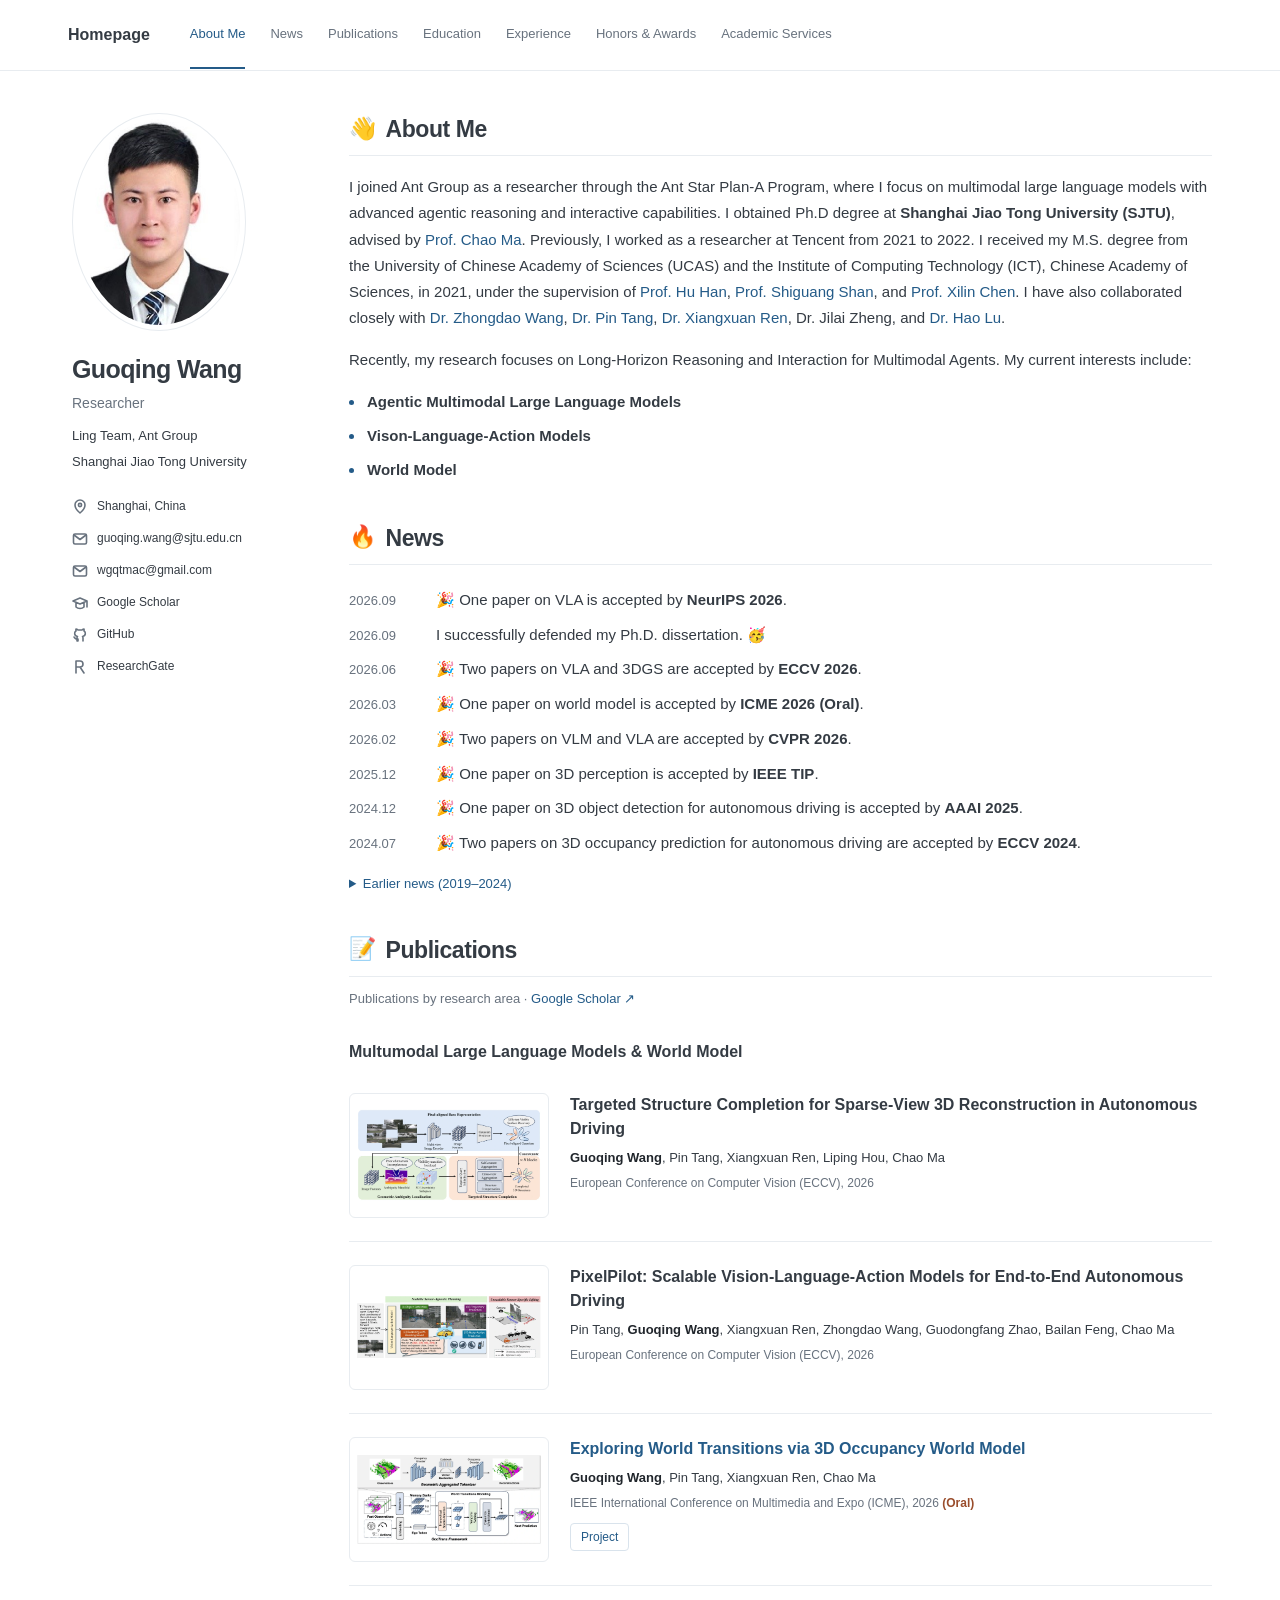
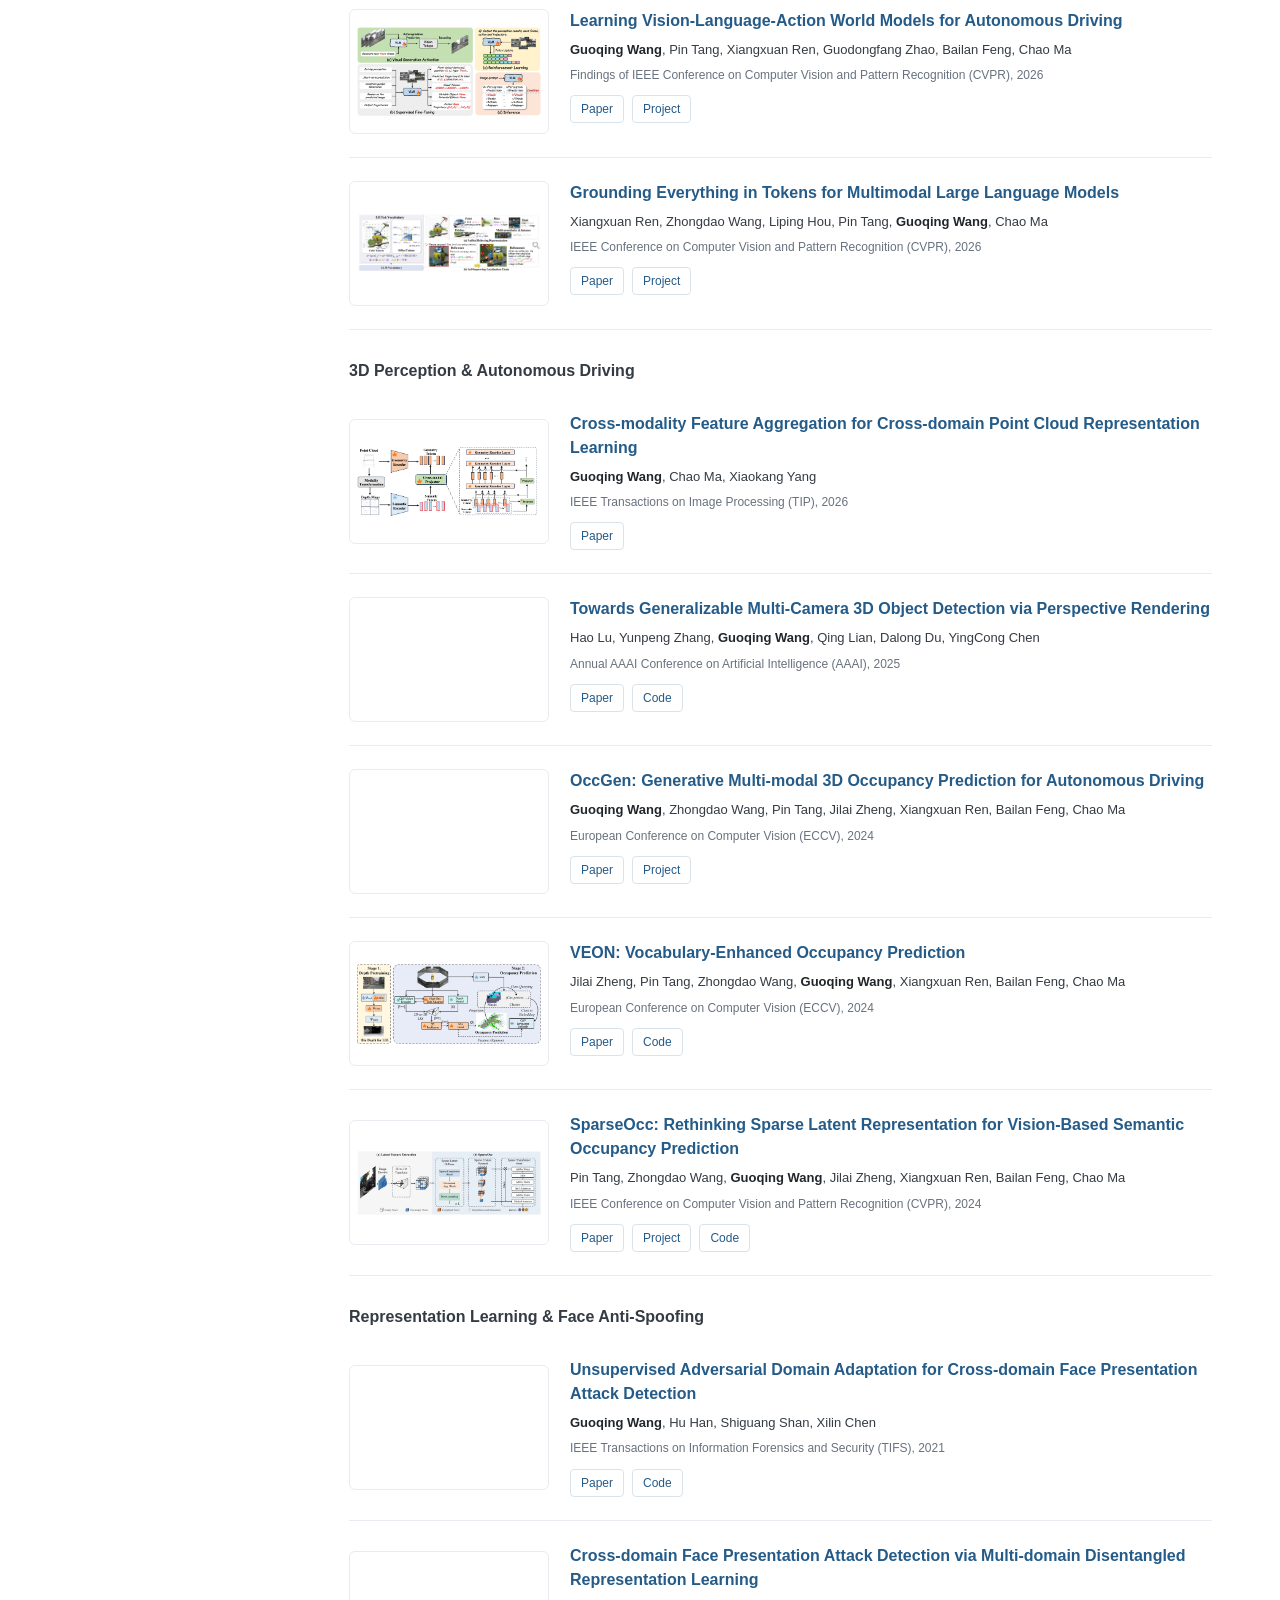
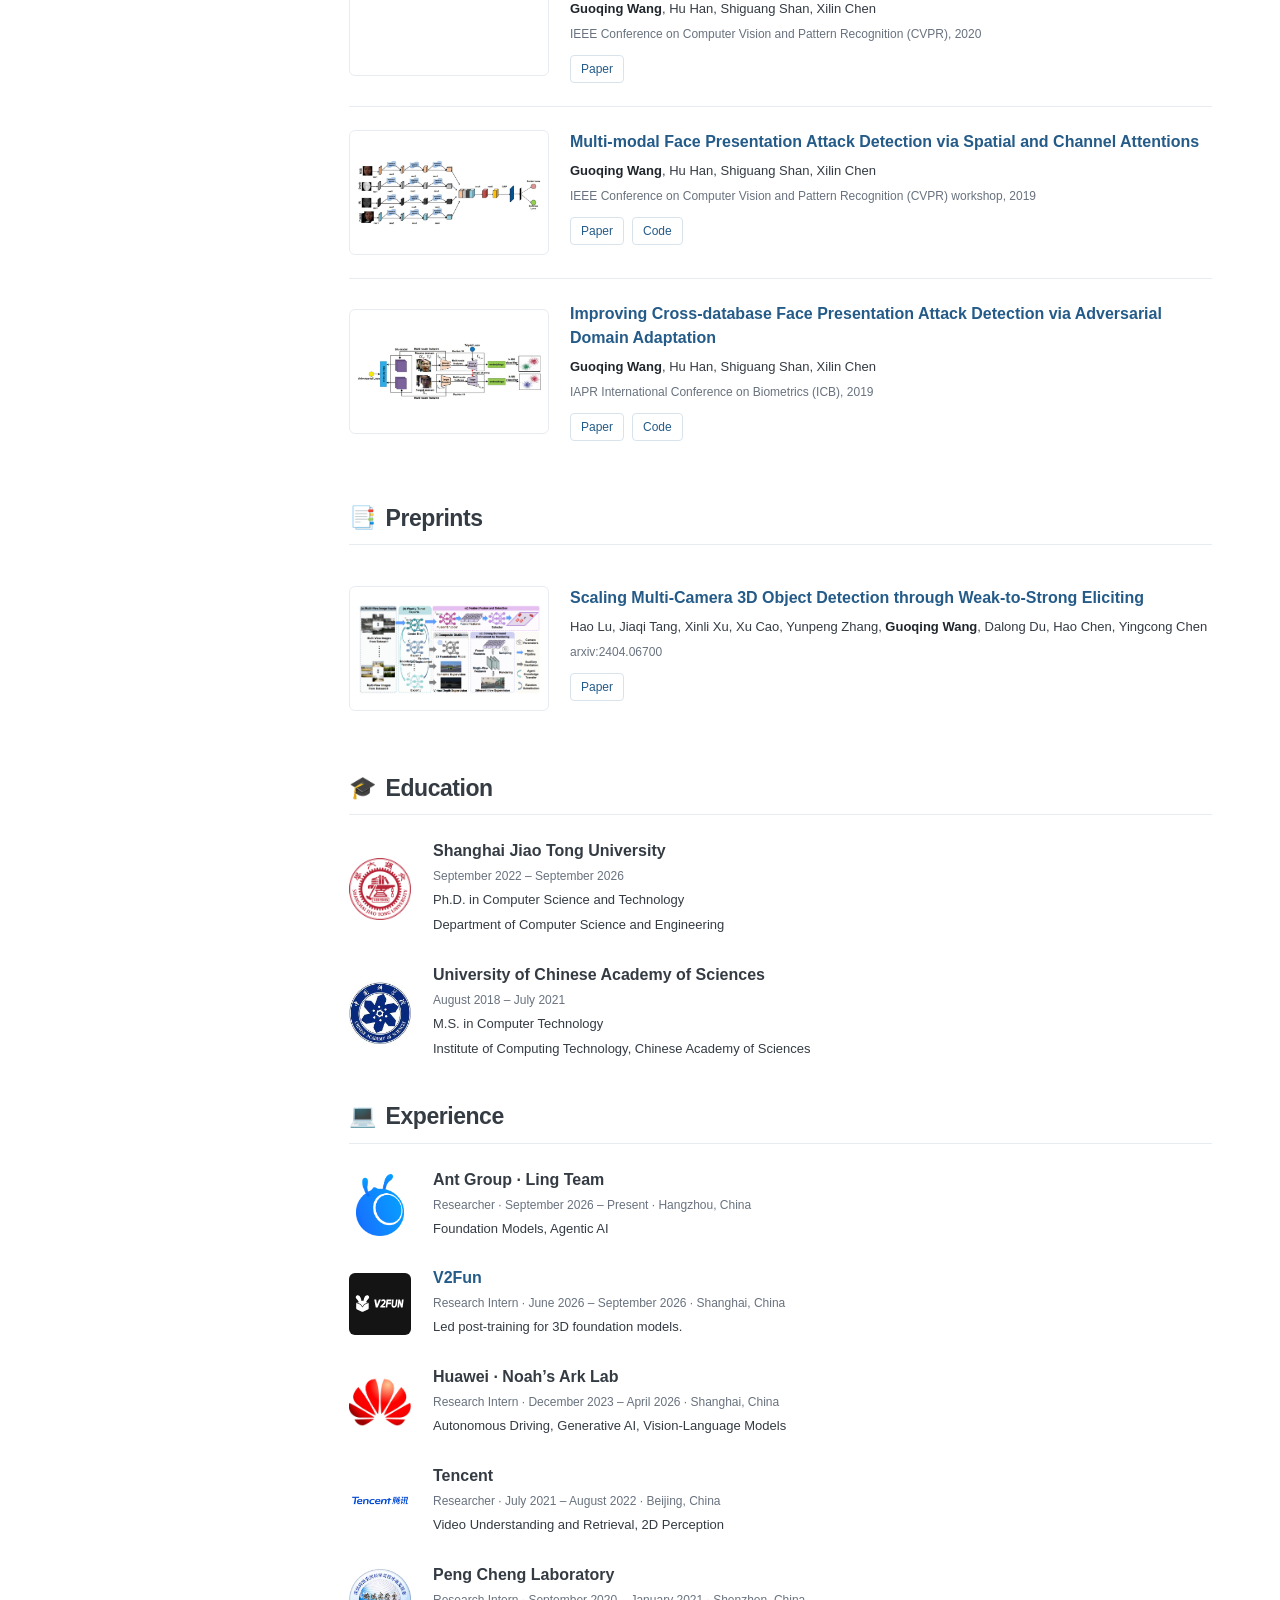
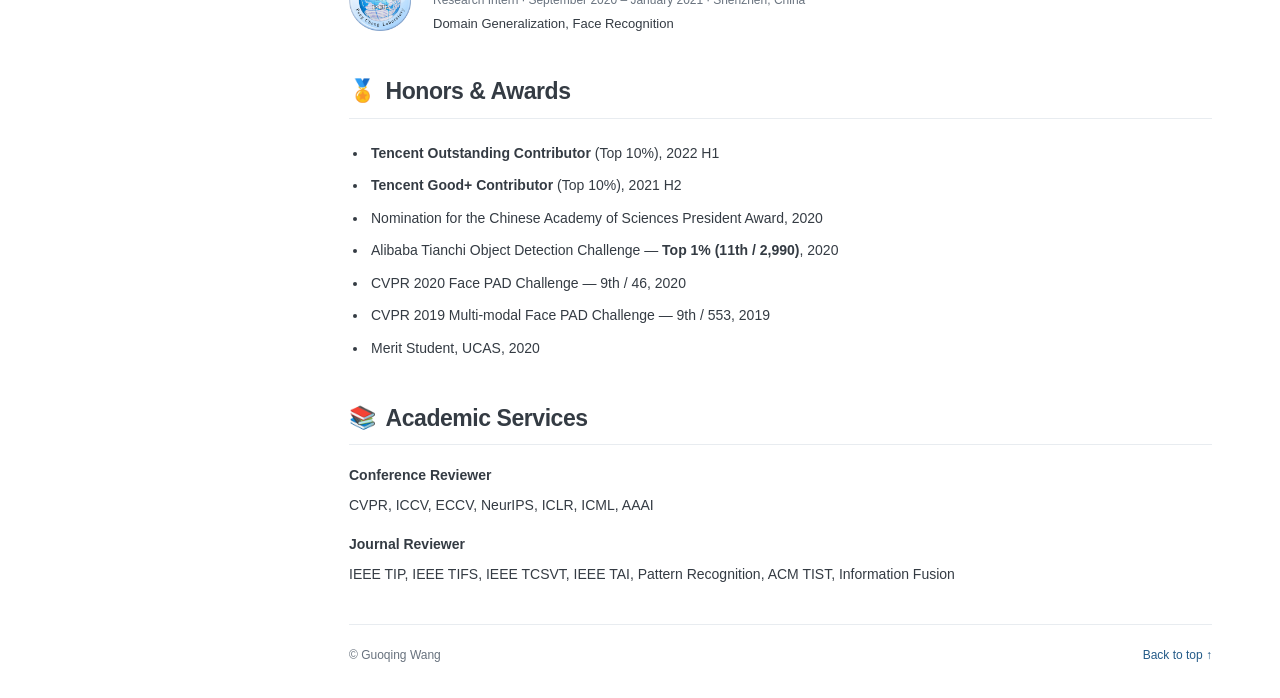
<file: index.html>
<!DOCTYPE html>
<html lang="en">
<head>
  <meta charset="utf-8">
  <meta name="viewport" content="width=device-width, initial-scale=1">
  <title>Guoqing Wang | Shanghai Jiao Tong University</title>
  <meta name="description" content="Guoqing Wang, Ph.D. candidate at Shanghai Jiao Tong University. Research in generative AI, world models, multimodal learning, and 3D perception for autonomous driving.">
  <meta name="theme-color" content="#ffffff">
  <link rel="canonical" href="https://wgqtmac.github.io/">
  <meta property="og:type" content="website">
  <meta property="og:title" content="Guoqing Wang — Academic Homepage">
  <meta property="og:description" content="Generative AI · World Models · Multimodal Learning · 3D Perception">
  <meta property="og:url" content="https://wgqtmac.github.io/">
  <meta property="og:image" content="https://wgqtmac.github.io/imgs/GuoqingWang.jpg">
  <link rel="icon" href="assets/favicon.svg" type="image/svg+xml">
  <link rel="stylesheet" href="assets/css/style.css">
  <script src="assets/js/main.js" defer></script>
</head>
<body id="top">
  <a class="skip-link" href="#main-content">Skip to content</a>
  <header class="masthead">
    <nav class="navigation" aria-label="Main navigation">
      <a class="home-link" href="#top">Homepage</a>
      <ul class="nav-links">
        <li><a href="#Biograph">About Me</a></li>
        <li><a href="#News">News</a></li>
        <li><a href="#Publication">Publications</a></li>
        <li><a href="#Education">Education</a></li>
        <li><a href="#experience">Experience</a></li>
        <li><a href="#Honors_awards">Honors &amp; Awards</a></li>
        <li><a href="#Services">Academic Services</a></li>
      </ul>
    </nav>
  </header>
  <div class="page-layout">
    <aside class="profile" aria-label="About Guoqing Wang">
      <img class="portrait" src="imgs/GuoqingWang.jpg" alt="Guoqing Wang" width="295" height="413" fetchpriority="high">
      <div class="profile-bio">
        <h1>Guoqing Wang</h1>
        <p class="role">Researcher</p>
        <p class="affiliation"><strong>Ling Team, Ant Group</strong>Shanghai Jiao Tong University</p>
      </div>
      <ul class="contact-list">
        <li><svg class="icon" viewBox="0 0 16 16" aria-hidden="true"><path d="M13 6c0 4-5 8-5 8S3 10 3 6a5 5 0 0 1 10 0Z"/><circle cx="8" cy="6" r="1.6"/></svg><span>Shanghai, China</span></li>
        <li><svg class="icon" viewBox="0 0 16 16" aria-hidden="true"><rect x="1.5" y="3" width="13" height="10" rx="1.5"/><path d="m2 4 6 4.5L14 4"/></svg><a href="mailto:guoqing.wang@sjtu.edu.cn">guoqing.wang@sjtu.edu.cn</a></li>
        <li><svg class="icon" viewBox="0 0 16 16" aria-hidden="true"><rect x="1.5" y="3" width="13" height="10" rx="1.5"/><path d="m2 4 6 4.5L14 4"/></svg><a href="mailto:wgqtmac@gmail.com">wgqtmac@gmail.com</a></li>
        <li><svg class="icon" viewBox="0 0 16 16" aria-hidden="true"><path d="m1 6 7-3 7 3-7 3-7-3Zm3 2v4c2 2 6 2 8 0V8M15 6v6"/></svg><a href="https://scholar.google.com/citations?user=7KCoZK4AAAAJ&amp;hl=en">Google Scholar</a></li>
        <li><svg class="icon" viewBox="0 0 16 16" aria-hidden="true"><path d="M6 14v-2c-3 .5-3-1-4-2m9 4v-3c0-1-.5-1.5-.5-1.5C14 9 14 5 12 4c.2-1 0-2 0-2-1 0-2 1-2 1H6S5 2 4 2c0 0-.2 1 0 2-2 1-2 5 1.5 5.5 0 0-.5.5-.5 1.5v3"/></svg><a href="https://github.com/wgqtmac">GitHub</a></li>
        <li><svg class="icon" viewBox="0 0 16 16" aria-hidden="true"><path d="M4 14V2h4a3 3 0 0 1 0 6H4m4 0 4 6"/></svg><a href="https://www.researchgate.net/profile/Guoqing_Wang6">ResearchGate</a></li>
      </ul>
    </aside>
    <main id="main-content">
      <section id="Biograph" aria-labelledby="about-heading">
        <h2 class="section-heading" id="about-heading"><span aria-hidden="true">👋</span> About Me</h2>
        <p>I joined Ant Group as a researcher through the Ant Star Plan-A Program, where I focus on multimodal large language models with advanced agentic reasoning and interactive capabilities. I obtained Ph.D degree at <strong>Shanghai Jiao Tong University (SJTU)</strong>,
          advised by <a href="https://vision.sjtu.edu.cn/">Prof. Chao Ma</a>. Previously, I worked as a researcher at Tencent from 2021 to 2022. I received my M.S. degree from the University of Chinese Academy of Sciences (UCAS) and the Institute of Computing Technology (ICT),
          Chinese Academy of Sciences, in 2021, under the supervision of <a href="http://vipl.ict.ac.cn/people/~hhan">Prof. Hu Han</a>, <a href="http://vipl.ict.ac.cn/people/sgshan/">Prof. Shiguang Shan</a>, and <a href="http://vipl.ict.ac.cn/people/xlchen/">Prof. Xilin Chen</a>.
          I have also collaborated closely with <a href="https://zhongdao.github.io/">Dr. Zhongdao Wang</a>, <a href="https://scholar.google.com/citations?user=au87GKsAAAAJ&amp;hl=en">Dr. Pin Tang</a>, <a href="https://scholar.google.com/citations?user=P20Rk5oAAAAJ&amp;hl=en">Dr.
            Xiangxuan Ren</a>, Dr. Jilai Zheng, and <a href="https://scholar.google.com/citations?user=OrbGCGkAAAAJ&amp;hl=zh-CN">Dr. Hao Lu</a>.</p>
        <p>Recently, my research focuses on Long-Horizon Reasoning and Interaction for Multimodal Agents. My current interests include:</p>
        <ul class="research-interests">
          <li><strong>Agentic Multimodal Large Language Models</strong></li>
          <li><strong>Vison-Language-Action Models</strong></li>
          <li><strong>World Model</strong></li>
        </ul>
      </section>
      <section id="News" aria-labelledby="news-heading">
        <h2 class="section-heading" id="news-heading"><span aria-hidden="true">🔥</span> News</h2>
        <ul class="news-list">
          <li><time datetime="2026-06">2026.09</time><div><span aria-hidden="true">🎉</span> One paper on VLA is accepted by <strong>NeurIPS 2026</strong>.</div></li>
          <li><time datetime="2026-06">2026.09</time><div>I successfully defended my Ph.D. dissertation. <span aria-hidden="true">🥳</span></div></li>
          <li><time datetime="2026-06">2026.06</time><div><span aria-hidden="true">🎉</span> Two papers on VLA and 3DGS are accepted by <strong>ECCV 2026</strong>.</div></li>
          <li><time datetime="2026-03">2026.03</time><div><span aria-hidden="true">🎉</span> One paper on world model is accepted by <strong>ICME 2026 (Oral)</strong>.</div></li>
          <li><time datetime="2026-02">2026.02</time><div><span aria-hidden="true">🎉</span> Two papers on VLM and VLA are accepted by <strong>CVPR 2026</strong>.</div></li>
          <li><time datetime="2025-12">2025.12</time><div><span aria-hidden="true">🎉</span> One paper on 3D perception is accepted by <strong>IEEE TIP</strong>.</div></li>
          <li><time datetime="2024-12">2024.12</time><div><span aria-hidden="true">🎉</span> One paper on 3D object detection for autonomous driving is accepted by <strong>AAAI 2025</strong>.</div></li>
          <li><time datetime="2024-07">2024.07</time><div><span aria-hidden="true">🎉</span> Two papers on 3D occupancy prediction for autonomous driving are accepted by <strong>ECCV 2024</strong>.</div></li>
        </ul>
        <details class="news-archive">
          <summary>Earlier news (2019–2024)</summary>
          <ul class="news-list">
          <li><time datetime="2024-02">2024.02</time><div><span aria-hidden="true">🎉</span> One paper on 3D occupancy prediction for autonomous driving is accepted by <strong>CVPR 2024</strong>.</div></li>
          <li><time datetime="2023-11">2023.11</time><div>We rank first on the nuScenes occupancy prediction leaderboard (MetaGOD). <span aria-hidden="true">🏆</span></div></li>
          <li><time datetime="2022-08">2022.08</time><div>I will pursue my Ph.D. degree at Shanghai Jiao Tong University. <span aria-hidden="true">🎓</span></div></li>
          <li><time datetime="2021-10">2021.10</time><div><span aria-hidden="true">🎤</span> We are invited to give a talk in Valse Webinar <a href="https://www.bilibili.com/video/BV1ZQ4y1S7KG?spm_id_from=333.999.0.0">[video]</a>.</div></li>
          <li><time datetime="2021-06">2021.06</time><div>I will work at Tencent as an algorithm researcher. <span aria-hidden="true">🥳</span></div></li>
          <li><time datetime="2020-06">2020.06</time><div><span aria-hidden="true">🎉</span> One paper on cross-domain face presentation attack detection (PAD) is accepted by IEEE T-IFS.</div></li>
          <li><time datetime="2020-04">2020.04</time><div>We receive the 11th place (Top 1%) of Alibaba Tianchi Object Detection challenge. <span aria-hidden="true">🏅</span></div></li>
          <li><time datetime="2020-02">2020.02</time><div><span aria-hidden="true">🎉</span> One paper on cross-domain face presentation attack detection (PAD) is accepted by CVPR 2020.</div></li>
          <li><time datetime="2019-04">2019.04</time><div><span aria-hidden="true">🎉</span> One paper on multi-modal face anti-spoofing is accepted by CVPR 2019 workshop.</div></li>
          <li><time datetime="2019-03">2019.03</time><div><span aria-hidden="true">🎉</span> One paper on cross-domain face presentation attack detection (PAD) is accepted by ICB 2019.</div></li>
          </ul>
        </details>
      </section>
      <section id="Publication" aria-labelledby="publications-heading">
        <h2 class="section-heading" id="publications-heading"><span aria-hidden="true">📝</span> Publications</h2>
        <p class="section-note">Publications by research area · <a href="https://scholar.google.com/citations?user=7KCoZK4AAAAJ&amp;hl=en">Google Scholar ↗</a></p>
        <h3 class="publication-group">Multumodal Large Language Models &amp; World Model</h3>
        <article class="publication">
          <a class="publication-preview" href="imgs/publications/focusgs-overview.webp" target="_blank" rel="noopener" aria-label="View FocusGS pipeline (opens in a new tab)">
            <img src="imgs/publications/focusgs-overview.webp" alt="FocusGS pipeline" width="1180" height="586" loading="lazy" decoding="async">
          </a>
          <div>
            <h4>Targeted Structure Completion for Sparse-View 3D Reconstruction in Autonomous Driving</h4>
            <p class="authors"><strong>Guoqing Wang</strong>, Pin Tang, Xiangxuan Ren, Liping Hou, Chao Ma</p>
            <p class="venue-name">European Conference on Computer Vision (ECCV), 2026</p>

          </div>
        </article>
        <article class="publication">
          <a class="publication-preview" href="imgs/publications/pixelpilot-overview.webp" target="_blank" rel="noopener" aria-label="View PixelPilot planning and lifting overview (opens in a new tab)">
            <img src="imgs/publications/pixelpilot-overview.webp" alt="PixelPilot planning and lifting overview" width="1200" height="407" loading="lazy" decoding="async">
          </a>
          <div>
            <h4>PixelPilot: Scalable Vision-Language-Action Models for End-to-End Autonomous Driving</h4>
            <p class="authors">Pin Tang, <strong>Guoqing Wang</strong>, Xiangxuan Ren, Zhongdao Wang, Guodongfang Zhao, Bailan Feng, Chao Ma</p>
            <p class="venue-name">European Conference on Computer Vision (ECCV), 2026</p>

          </div>
        </article>
        <article class="publication">
          <a class="publication-preview" href="imgs/publications/occtrans-overview.webp" target="_blank" rel="noopener" aria-label="View OccTrans framework overview (opens in a new tab)">
            <img src="imgs/publications/occtrans-overview.webp" alt="OccTrans framework overview" width="1200" height="581" loading="lazy" decoding="async">
          </a>
          <div>
            <h4><a href="https://occtrans.github.io">Exploring World Transitions via 3D Occupancy World Model</a></h4>
            <p class="authors"><strong>Guoqing Wang</strong>, Pin Tang, Xiangxuan Ren, Chao Ma</p>
            <p class="venue-name">IEEE International Conference on Multimedia and Expo (ICME), 2026 <strong class="oral-note">(Oral)</strong></p>
            <div class="paper-links"><a href="https://occtrans.github.io">Project</a></div>
          </div>
        </article>
        <article class="publication">
          <a class="publication-preview" href="imgs/publications/vlaworld-overview.webp" target="_blank" rel="noopener" aria-label="View VLA-World training and inference overview (opens in a new tab)">
            <img src="imgs/publications/vlaworld-overview.webp" alt="VLA-World training and inference overview" width="1200" height="580" loading="lazy" decoding="async">
          </a>
          <div>
            <h4><a href="https://arxiv.org/pdf/2604.09059">Learning Vision-Language-Action World Models for Autonomous Driving</a></h4>
            <p class="authors"><strong>Guoqing Wang</strong>, Pin Tang, Xiangxuan Ren, Guodongfang Zhao, Bailan Feng, Chao Ma</p>
            <p class="venue-name">Findings of IEEE Conference on Computer Vision and Pattern Recognition (CVPR), 2026</p>
            <div class="paper-links"><a href="https://arxiv.org/pdf/2604.09059">Paper</a><a href="https://vlaworld.github.io">Project</a></div>
          </div>
        </article>
        <article class="publication">
          <a class="publication-preview" href="imgs/publications/GETok.png" target="_blank" rel="noopener" aria-label="View GETok overview (opens in a new tab)">
            <img src="imgs/publications/GETok.png" alt="GETok overview" width="1848" height="596" loading="lazy" decoding="async">
          </a>
          <div>
            <h4><a href="https://arxiv.org/pdf/2512.10554">Grounding Everything in Tokens for Multimodal Large Language Models</a></h4>
            <p class="authors">Xiangxuan Ren, Zhongdao Wang, Liping Hou, Pin Tang, <strong>Guoqing Wang</strong>, Chao Ma</p>
            <p class="venue-name">IEEE Conference on Computer Vision and Pattern Recognition (CVPR), 2026</p>
            <div class="paper-links"><a href="https://arxiv.org/pdf/2512.10554">Paper</a><a href="https://getokpage.github.io">Project</a></div>
          </div>
        </article>
        <h3 class="publication-group">3D Perception &amp; Autonomous Driving</h3>
        <article class="publication">
          <a class="publication-preview" href="imgs/publications/TIP-3DCFA.png" target="_blank" rel="noopener" aria-label="View 3D-CFA framework (opens in a new tab)">
            <img src="imgs/publications/TIP-3DCFA.png" alt="3D-CFA cross-modality feature aggregation framework" width="1146" height="478" loading="lazy" decoding="async">
          </a>
          <div>
            <h4><a href="https://ieeexplore.ieee.org/document/11319338">Cross-modality Feature Aggregation for Cross-domain Point Cloud Representation Learning</a></h4>
            <p class="authors"><strong>Guoqing Wang</strong>, Chao Ma, Xiaokang Yang</p>
            <p class="venue-name">IEEE Transactions on Image Processing (TIP), 2026</p>
            <div class="paper-links"><a href="https://ieeexplore.ieee.org/document/11319338">Paper</a></div>
          </div>
        </article>
        <article class="publication">
          <a class="publication-preview" href="imgs/publications/generalizable-overview.webp" target="_blank" rel="noopener" aria-label="View Generalizable-BEV framework (opens in a new tab)">
            <img src="imgs/publications/generalizable-overview.webp" alt="Generalizable-BEV perspective rendering framework" width="1200" height="469" loading="lazy" decoding="async">
          </a>
          <div>
            <h4><a href="https://ojs.aaai.org/index.php/AAAI/article/view/32620">Towards Generalizable Multi-Camera 3D Object Detection via Perspective Rendering</a></h4>
            <p class="authors">Hao Lu, Yunpeng Zhang, <strong>Guoqing Wang</strong>, Qing Lian, Dalong Du, YingCong Chen</p>
            <p class="venue-name">Annual AAAI Conference on Artificial Intelligence (AAAI), 2025</p>
            <div class="paper-links"><a href="https://ojs.aaai.org/index.php/AAAI/article/view/32620">Paper</a><a href="https://github.com/EnVision-Research/Generalizable-BEV">Code</a></div>
          </div>
        </article>
        <article class="publication">
          <a class="publication-preview" href="imgs/publications/occgen-overview.webp" target="_blank" rel="noopener" aria-label="View OccGen encoder-decoder framework (opens in a new tab)">
            <img src="imgs/publications/occgen-overview.webp" alt="OccGen encoder-decoder framework" width="1200" height="409" loading="lazy" decoding="async">
          </a>
          <div>
            <h4><a href="https://arxiv.org/pdf/2404.15014">OccGen: Generative Multi-modal 3D Occupancy Prediction for Autonomous Driving</a></h4>
            <p class="authors"><strong>Guoqing Wang</strong>, Zhongdao Wang, Pin Tang, Jilai Zheng, Xiangxuan Ren, Bailan Feng, Chao Ma</p>
            <p class="venue-name">European Conference on Computer Vision (ECCV), 2024</p>
            <div class="paper-links"><a href="https://arxiv.org/pdf/2404.15014">Paper</a><a href="https://occgen-ad.github.io/">Project</a></div>
          </div>
        </article>
        <article class="publication">
          <a class="publication-preview" href="imgs/publications/veon-overview.webp" target="_blank" rel="noopener" aria-label="View VEON framework overview (opens in a new tab)">
            <img src="imgs/publications/veon-overview.webp" alt="VEON framework overview" width="1200" height="517" loading="lazy" decoding="async">
          </a>
          <div>
            <h4><a href="https://arxiv.org/pdf/2407.12294">VEON: Vocabulary-Enhanced Occupancy Prediction</a></h4>
            <p class="authors">Jilai Zheng, Pin Tang, Zhongdao Wang, <strong>Guoqing Wang</strong>, Xiangxuan Ren, Bailan Feng, Chao Ma</p>
            <p class="venue-name">European Conference on Computer Vision (ECCV), 2024</p>
            <div class="paper-links"><a href="https://arxiv.org/pdf/2407.12294">Paper</a><a href="https://github.com/VISION-SJTU/VEON">Code</a></div>
          </div>
        </article>
        <article class="publication">
          <a class="publication-preview" href="imgs/publications/sparseocc-overview.webp" target="_blank" rel="noopener" aria-label="View SparseOcc framework overview (opens in a new tab)">
            <img src="imgs/publications/sparseocc-overview.webp" alt="SparseOcc framework overview" width="1200" height="418" loading="lazy" decoding="async">
          </a>
          <div>
            <h4><a href="https://openaccess.thecvf.com/content/CVPR2024/papers/Tang_SparseOcc_Rethinking_Sparse_Latent_Representation_for_Vision-Based_Semantic_Occupancy_Prediction_CVPR_2024_paper.pdf">SparseOcc: Rethinking Sparse Latent Representation for Vision-Based Semantic Occupancy Prediction</a></h4>
            <p class="authors">Pin Tang, Zhongdao Wang, <strong>Guoqing Wang</strong>, Jilai Zheng, Xiangxuan Ren, Bailan Feng, Chao Ma</p>
            <p class="venue-name">IEEE Conference on Computer Vision and Pattern Recognition (CVPR), 2024</p>
            <div class="paper-links"><a href="https://openaccess.thecvf.com/content/CVPR2024/papers/Tang_SparseOcc_Rethinking_Sparse_Latent_Representation_for_Vision-Based_Semantic_Occupancy_Prediction_CVPR_2024_paper.pdf">Paper</a><a href="https://pintang1999.github.io/sparseocc.html">Project</a><a href="https://github.com/VISION-SJTU/SparseOcc">Code</a></div>
          </div>
        </article>
        <h3 class="publication-group">Representation Learning &amp; Face Anti-Spoofing</h3>
        <article class="publication">
          <a class="publication-preview" href="imgs/publications/dr-uda-overview.webp" target="_blank" rel="noopener" aria-label="View DR-UDA framework overview (opens in a new tab)">
            <img src="imgs/publications/dr-uda-overview.webp" alt="DR-UDA framework overview" width="1200" height="628" loading="lazy" decoding="async">
          </a>
          <div>
            <h4><a href="https://ieeexplore.ieee.org/document/9116802">Unsupervised Adversarial Domain Adaptation for Cross-domain Face Presentation Attack Detection</a></h4>
            <p class="authors"><strong>Guoqing Wang</strong>, Hu Han, Shiguang Shan, Xilin Chen</p>
            <p class="venue-name">IEEE Transactions on Information Forensics and Security (TIFS), 2021</p>
            <div class="paper-links"><a href="https://ieeexplore.ieee.org/document/9116802">Paper</a><a href="https://github.com/wgqtmac/DR-UDA">Code</a></div>
          </div>
        </article>
        <article class="publication">
          <a class="publication-preview" href="imgs/publications/cvpr2020-overview.webp" target="_blank" rel="noopener" aria-label="View Multi-domain disentangled representation learning overview (opens in a new tab)">
            <img src="imgs/publications/cvpr2020-overview.webp" alt="Multi-domain disentangled representation learning overview" width="1127" height="455" loading="lazy" decoding="async">
          </a>
          <div>
            <h4><a href="https://openaccess.thecvf.com/content_CVPR_2020/papers/Wang_Cross-Domain_Face_Presentation_Attack_Detection_via_Multi-Domain_Disentangled_Representation_Learning_CVPR_2020_paper.pdf">Cross-domain Face Presentation Attack Detection via Multi-domain Disentangled Representation Learning</a></h4>
            <p class="authors"><strong>Guoqing Wang</strong>, Hu Han, Shiguang Shan, Xilin Chen</p>
            <p class="venue-name">IEEE Conference on Computer Vision and Pattern Recognition (CVPR), 2020</p>
            <div class="paper-links"><a href="https://openaccess.thecvf.com/content_CVPR_2020/papers/Wang_Cross-Domain_Face_Presentation_Attack_Detection_via_Multi-Domain_Disentangled_Representation_Learning_CVPR_2020_paper.pdf">Paper</a></div>
          </div>
        </article>
        <article class="publication">
          <a class="publication-preview" href="imgs/publications/cvprw2019-overview.webp" target="_blank" rel="noopener" aria-label="View Multi-modal face PAD framework with spatial and channel attention (opens in a new tab)">
            <img src="imgs/publications/cvprw2019-overview.webp" alt="Multi-modal face PAD framework with spatial and channel attention" width="1200" height="428" loading="lazy" decoding="async">
          </a>
          <div>
            <h4><a href="https://openaccess.thecvf.com/content_CVPRW_2019/papers/CFS/Wang_Multi-Modal_Face_Presentation_Attack_Detection_via_Spatial_and_Channel_Attentions_CVPRW_2019_paper.pdf">Multi-modal Face Presentation Attack Detection via Spatial and Channel Attentions</a></h4>
            <p class="authors"><strong>Guoqing Wang</strong>, Hu Han, Shiguang Shan, Xilin Chen</p>
            <p class="venue-name">IEEE Conference on Computer Vision and Pattern Recognition (CVPR) workshop, 2019</p>
            <div class="paper-links"><a href="https://openaccess.thecvf.com/content_CVPRW_2019/papers/CFS/Wang_Multi-Modal_Face_Presentation_Attack_Detection_via_Spatial_and_Channel_Attentions_CVPRW_2019_paper.pdf">Paper</a><a href="https://github.com/wgqtmac/MultiModalPAD">Code</a></div>
          </div>
        </article>
        <article class="publication">
          <a class="publication-preview" href="imgs/publications/icb2019-overview.webp" target="_blank" rel="noopener" aria-label="View Adversarial domain adaptation framework for face PAD (opens in a new tab)">
            <img src="imgs/publications/icb2019-overview.webp" alt="Adversarial domain adaptation framework for face PAD" width="1200" height="370" loading="lazy" decoding="async">
          </a>
          <div>
            <h4><a href="https://ieeexplore.ieee.org/document/8987254">Improving Cross-database Face Presentation Attack Detection via Adversarial Domain Adaptation</a></h4>
            <p class="authors"><strong>Guoqing Wang</strong>, Hu Han, Shiguang Shan, Xilin Chen</p>
            <p class="venue-name">IAPR International Conference on Biometrics (ICB), 2019</p>
            <div class="paper-links"><a href="https://ieeexplore.ieee.org/document/8987254">Paper</a><a href="https://github.com/wgqtmac/DR-UDA">Code</a></div>
          </div>
        </article>

      </section>
      <section id="Preprints" aria-labelledby="preprints-heading">
        <h2 class="section-heading" id="preprints-heading"><span aria-hidden="true">📑</span> Preprints</h2>
        <article class="publication">
          <a class="publication-preview" href="imgs/publications/Scale-BEV.png" target="_blank" rel="noopener" aria-label="View Scale-BEV framework (opens in a new tab)">
            <img src="imgs/publications/Scale-BEV.png" alt="Scale-BEV weak-to-strong eliciting framework" width="1788" height="896" loading="lazy" decoding="async">
          </a>
          <div>
            <h3><a href="https://arxiv.org/abs/2404.06700">Scaling Multi-Camera 3D Object Detection through Weak-to-Strong Eliciting</a></h3>
            <p class="authors">Hao Lu, Jiaqi Tang, Xinli Xu, Xu Cao, Yunpeng Zhang, <strong>Guoqing Wang</strong>, Dalong Du, Hao Chen, Yingcong Chen</p>
            <p class="venue-name">arxiv:2404.06700</p>
            <div class="paper-links"><a href="https://arxiv.org/abs/2404.06700">Paper</a></div>
          </div>
        </article>
      </section>
      <section id="Education" aria-labelledby="education-heading">
        <h2 class="section-heading" id="education-heading"><span aria-hidden="true">🎓</span> Education</h2>
        <article class="experience-item">
          <img class="institution-logo" src="imgs/sjtu.png" alt="SJTU emblem" width="62" height="62" loading="lazy">
          <div><h3>Shanghai Jiao Tong University</h3><p class="dates">September 2022 – September 2026</p><p>Ph.D. in Computer Science and Technology</p><p>Department of Computer Science and Engineering</p></div>
        </article>
        <article class="experience-item">
          <img class="institution-logo" src="imgs/cas.png" alt="Chinese Academy of Sciences emblem" width="62" height="62" loading="lazy">
          <div><h3>University of Chinese Academy of Sciences</h3><p class="dates">August 2018 – July 2021</p><p>M.S. in Computer Technology</p><p>Institute of Computing Technology, Chinese Academy of Sciences</p></div>
        </article>
      </section>
      <section id="experience" aria-labelledby="experience-heading">
        <h2 class="section-heading" id="experience-heading"><span aria-hidden="true">💻</span> Experience</h2>
        <article class="experience-item">
          <img class="institution-logo" src="imgs/antgroup.png" alt="Ant Group logo" width="62" height="62" loading="lazy">
          <div><h3>Ant Group · Ling Team</h3><p class="dates">Researcher · September 2026 – Present · Hangzhou, China</p><p>Foundation Models, Agentic AI</p></div>
        </article>
        <article class="experience-item">
          <img class="institution-logo v2fun-logo" src="imgs/v2fun.svg" alt="V2Fun logo" width="62" height="62" loading="lazy">
          <div><h3><a href="https://v2fun.ai/">V2Fun</a></h3><p class="dates">Research Intern · June 2026 – September 2026 · Shanghai, China</p><p>Led post-training for 3D foundation models.</p></div>
        </article>
        <article class="experience-item">
          <img class="institution-logo" src="imgs/huawei.jpeg" alt="Huawei logo" width="62" height="62" loading="lazy">
          <div><h3>Huawei · Noah’s Ark Lab</h3><p class="dates">Research Intern · December 2023 – April 2026 · Shanghai, China</p><p>Autonomous Driving, Generative AI, Vision-Language Models</p></div>
        </article>
        <article class="experience-item">
          <img class="institution-logo" src="imgs/tencent.png" alt="Tencent logo" width="62" height="62" loading="lazy">
          <div><h3>Tencent</h3><p class="dates">Researcher · July 2021 – August 2022 · Beijing, China</p><p>Video Understanding and Retrieval, 2D Perception</p></div>
        </article>
        <article class="experience-item">
          <img class="institution-logo" src="imgs/pcl.png" alt="Peng Cheng Laboratory logo" width="62" height="62" loading="lazy">
          <div><h3>Peng Cheng Laboratory</h3><p class="dates">Research Intern · September 2020 – January 2021 · Shenzhen, China</p><p>Domain Generalization, Face Recognition</p></div>
        </article>
      </section>
      <section id="Honors_awards" aria-labelledby="honors-heading">
        <h2 class="section-heading" id="honors-heading"><span aria-hidden="true">🏅</span> Honors &amp; Awards</h2>
        <ul class="awards-list">
          <li><strong>Tencent Outstanding Contributor</strong> (Top 10%), 2022 H1</li>
          <li><strong>Tencent Good+ Contributor</strong> (Top 10%), 2021 H2</li>
          <li>Nomination for the Chinese Academy of Sciences President Award, 2020</li>
          <li>Alibaba Tianchi Object Detection Challenge — <strong>Top 1% (11th / 2,990)</strong>, 2020</li>
          <li>CVPR 2020 Face PAD Challenge — 9th / 46, 2020</li>
          <li>CVPR 2019 Multi-modal Face PAD Challenge — 9th / 553, 2019</li>
          <li>Merit Student, UCAS, 2020</li>
        </ul>
      </section>
      <section id="Services" aria-labelledby="services-heading">
        <h2 class="section-heading" id="services-heading"><span aria-hidden="true">📚</span> Academic Services</h2>
        <p class="service-line"><strong>Conference Reviewer</strong>CVPR, ICCV, ECCV, NeurIPS, ICLR, ICML, AAAI</p>
        <p class="service-line"><strong>Journal Reviewer</strong>IEEE TIP, IEEE TIFS, IEEE TCSVT, IEEE TAI, Pattern Recognition, ACM TIST, Information Fusion</p>
      </section>
      <footer class="footer"><span>© Guoqing Wang</span><a href="#top">Back to top ↑</a></footer>
    </main>
  </div>
</body>
</html>
</file>
<file: assets/css/style.css>
:root {
  color-scheme: light;
  --ink: #343b43;
  --muted: #68727e;
  --blue: #245b88;
  --line: #e8ecf0;
  --wash: #f4f7fa;
}
* { box-sizing: border-box; }
html { scroll-behavior: smooth; scroll-padding-top: 100px; }
body { margin: 0; background: #fff; color: var(--ink); font: 15px/1.75 -apple-system, BlinkMacSystemFont, "Segoe UI", Arial, sans-serif; -webkit-text-size-adjust: 100%; }
a { color: var(--blue); text-decoration: none; text-underline-offset: 3px; }
a:hover { text-decoration: underline; }
a:focus-visible, summary:focus-visible { outline: 2px solid var(--blue); outline-offset: 5px; border-radius: 2px; }
p { margin: 0 0 15px; }
strong { font-weight: 650; }
.skip-link { position: fixed; top: -100px; left: 16px; z-index: 10; padding: 10px 18px; background: #fff; border: 1px solid var(--blue); }
.skip-link:focus { top: 12px; }
.masthead { position: sticky; top: 0; z-index: 5; border-bottom: 1px solid var(--line); background: #fff; }
.navigation { max-width: 1200px; min-height: 70px; padding: 0 28px; margin: auto; display: flex; align-items: center; gap: 40px; }
.home-link { color: var(--ink); font-size: 16px; font-weight: 700; flex-shrink: 0; }
.nav-links { display: flex; flex-wrap: wrap; gap: 8px 25px; margin: 0; padding: 0; list-style: none; }
.nav-links a { display: inline-block; padding: 22px 0; color: var(--muted); font-size: 13px; border-bottom: 2px solid transparent; }
.nav-links a:hover, .nav-links a[aria-current="location"] { color: var(--blue); border-color: var(--blue); text-decoration: none; }
.page-layout { display: grid; grid-template-columns: 225px minmax(0, 1fr); gap: 56px; max-width: 1200px; margin: 0 auto; padding: 42px 28px 0; }
.profile { position: sticky; top: 108px; align-self: start; padding: 0 4px; }
.portrait { display: block; width: 174px; height: 218px; object-fit: cover; border: 1px solid var(--line); border-radius: 50%; padding: 5px; margin: 0 0 22px; }
.profile h1 { margin: 0 0 5px; font-size: 25px; line-height: 1.3; letter-spacing: -.6px; }
.profile .role { font-size: 14px; margin-bottom: 10px; color: var(--muted); }
.affiliation { font-size: 13px; line-height: 1.7; margin-bottom: 23px; }
.affiliation strong { display: block; font-weight: 500; margin-bottom: 4px; }
.contact-list { padding: 0; margin: 0; list-style: none; font-size: 12px; }
.contact-list li { display: flex; align-items: center; gap: 9px; margin: 11px 0; }
.contact-list a { color: var(--ink); overflow-wrap: anywhere; }
.icon { width: 16px; height: 16px; flex: 0 0 16px; fill: none; stroke: currentColor; stroke-width: 1.6; stroke-linecap: round; stroke-linejoin: round; color: var(--muted); }
main { min-width: 0; }
section { margin: 0 0 38px; }
.section-heading { display: flex; align-items: center; gap: 10px; margin: 0 0 18px; padding-bottom: 10px; border-bottom: 1px solid var(--line); font-size: 23px; font-weight: 650; line-height: 1.4; letter-spacing: -.45px; }
.section-heading span { font-size: 22px; }
.research-interests { list-style: none; padding: 0; margin: 16px 0 0; }
.research-interests li { margin: 8px 0; padding-left: 18px; position: relative; }
.research-interests li::before { content: ""; position: absolute; top: 11px; left: 0; width: 5px; height: 5px; border-radius: 50%; background: var(--blue); }
.news-list { list-style: none; padding: 0; margin: 0; }
.news-list li { display: grid; grid-template-columns: 72px minmax(0,1fr); gap: 15px; padding: 5px 0; line-height: 1.65; }
.news-list time { color: var(--muted); font-size: 13px; font-variant-numeric: tabular-nums; padding-top: 2px; }
.news-list strong { color: var(--ink); }
.news-archive { margin-top: 12px; }
summary { color: var(--blue); cursor: pointer; font-size: 13px; width: fit-content; }
.news-archive[open] summary { margin-bottom: 12px; }
.section-note { color: var(--muted); font-size: 13px; margin-top: -7px; }
.publication-group { margin: 27px 0 4px; font-size: 16px; font-weight: 650; color: var(--ink); }
.publication { display: grid; grid-template-columns: 100px minmax(0,1fr); gap: 21px; padding: 23px 0; border-bottom: 1px solid var(--line); }
.publication:last-child { border-bottom: 0; }
:is(#Publication, #Preprints) .publication { grid-template-columns: 200px minmax(0,1fr); }
#Publication .venue-label { width: 100px; max-width: 100%; }
.publication-preview { display: flex; align-items: center; justify-content: center; align-self: center; width: 100%; aspect-ratio: 8 / 5; padding: 7px; border: 1px solid var(--line); border-radius: 6px; background: #fff; }
.publication-preview img { display: block; width: 100%; height: 100%; object-fit: contain; }
.publication-preview:hover { border-color: var(--blue); }
.oral-note { color: #9a4d2c; }
.venue-label { align-self: start; text-align: center; border: 1px solid #dfe8f0; border-radius: 5px; background: var(--wash); color: var(--blue); padding: 10px 4px; font-size: 12px; line-height: 1.6; }
.venue-label strong { display: block; font-size: 13px; }
.venue-label .distinction { display: block; color: #9a4d2c; font-size: 11px; margin-top: 4px; }
.publication h4, .publication h3 { margin: 0 0 6px; font-size: 16px; line-height: 1.5; font-weight: 650; }
.publication h4 a, .publication h3 a { color: var(--blue); }
.authors { margin: 0 0 5px; font-size: 13px; line-height: 1.7; }
.authors strong { color: #21262c; }
.venue-name { color: var(--muted); font-size: 12px; line-height: 1.65; margin: 0; }
.paper-links { display: flex; gap: 8px; flex-wrap: wrap; margin-top: 10px; }
.paper-links a { display: inline-flex; align-items: center; min-height: 28px; padding: 1px 10px; font-size: 12px; border: 1px solid #d9e3ec; border-radius: 4px; }
.paper-links a:hover { background: var(--wash); border-color: var(--blue); text-decoration: none; }
.experience-item { display: grid; grid-template-columns: 62px minmax(0,1fr); gap: 22px; align-items: center; margin: 24px 0; }
.institution-logo { width: 62px; height: 62px; object-fit: contain; }
.v2fun-logo { background: #141414; border-radius: 6px; padding: 5px; }
.experience-item h3 { font-size: 16px; line-height: 1.5; margin: 0 0 3px; }
.experience-item p { margin: 2px 0; font-size: 13px; }
.dates { color: var(--muted); font-size: 12px !important; }
.awards-list { margin: 0; padding-left: 19px; }
.awards-list li { padding: 4px 0 4px 3px; font-size: 14px; }
.service-line { font-size: 14px; }
.service-line strong { display: block; margin-bottom: 5px; }
.footer { border-top: 1px solid var(--line); color: var(--muted); font-size: 12px; display: flex; justify-content: space-between; gap: 20px; padding: 20px 0 32px; margin-top: 12px; }
@media (max-width: 1050px) {
  .navigation { gap: 25px; }
  .nav-links { gap: 8px 17px; }
  .nav-links a { font-size: 12px; }
  .page-layout { grid-template-columns: 205px minmax(0,1fr); gap: 35px; }
  :is(#Publication, #Preprints) .publication { grid-template-columns: 160px minmax(0,1fr); }
}
@media (max-width: 760px) {
  html { scroll-padding-top: 118px; }
  .navigation { min-height: auto; display: block; padding: 12px 20px 0; }
  .home-link { font-size: 15px; }
  .nav-links { flex-wrap: nowrap; overflow-x: auto; gap: 22px; scrollbar-width: thin; }
  .nav-links li { flex-shrink: 0; }
  .nav-links a { padding: 9px 0 11px; }
  .page-layout { display: block; padding: 28px 22px 0; }
  .profile { position: static; display: grid; grid-template-columns: 108px minmax(0,1fr); column-gap: 23px; padding: 0 0 27px; margin-bottom: 30px; border-bottom: 1px solid var(--line); }
  .portrait { width: 108px; height: 139px; margin: 0; grid-row: 1 / 3; padding: 3px; }
  .profile h1 { font-size: 23px; }
  .profile .role { margin: 4px 0 7px; }
  .affiliation { margin-bottom: 0; font-size: 12px; }
  .contact-list { grid-column: 1 / -1; display: flex; flex-wrap: wrap; gap: 2px 18px; margin-top: 15px; }
  .contact-list li { margin: 5px 0; }
  .section-heading { font-size: 21px; }
  section { margin-bottom: 32px; }
  .publication { grid-template-columns: 80px minmax(0,1fr); gap: 16px; }
  .venue-label { font-size: 11px; }
  .venue-label strong { font-size: 12px; }
}
@media (min-width: 761px) and (max-width: 900px) {
  :is(#Publication, #Preprints) .publication { grid-template-columns: 120px minmax(0,1fr); gap: 16px; }
}
@media (max-width: 600px) {
  :is(#Publication, #Preprints) .publication { display: block; }
  .publication-preview { max-width: 280px; margin-bottom: 16px; }
  #Publication .venue-label { margin-bottom: 12px; }
}
@media (max-width: 420px) {
  body { font-size: 14px; }
  .page-layout { padding-inline: 18px; }
  .profile { column-gap: 17px; }
  .profile h1 { font-size: 21px; }
  .publication { display: block; }
  .venue-label { display: inline-flex; gap: 6px; align-items: center; margin-bottom: 11px; padding: 3px 9px; }
  .venue-label .distinction { margin-top: 0; }
  .news-list li { grid-template-columns: 63px minmax(0,1fr); gap: 10px; }
  .experience-item { grid-template-columns: 48px minmax(0,1fr); gap: 16px; }
  .institution-logo { width: 48px; height: 48px; }
}
@media (prefers-reduced-motion: reduce) { html { scroll-behavior: auto; } }
@media print {
  .masthead, .skip-link, .footer, .news-archive summary { display: none; }
  .page-layout { display: block; padding: 0; }
  .profile { position: static; margin-bottom: 25px; }
  .portrait { width: 100px; height: 130px; float: right; }
  .publication, .experience-item { break-inside: avoid; }
  details::details-content { content-visibility: visible; }
  a { color: inherit; }
}
</file>
